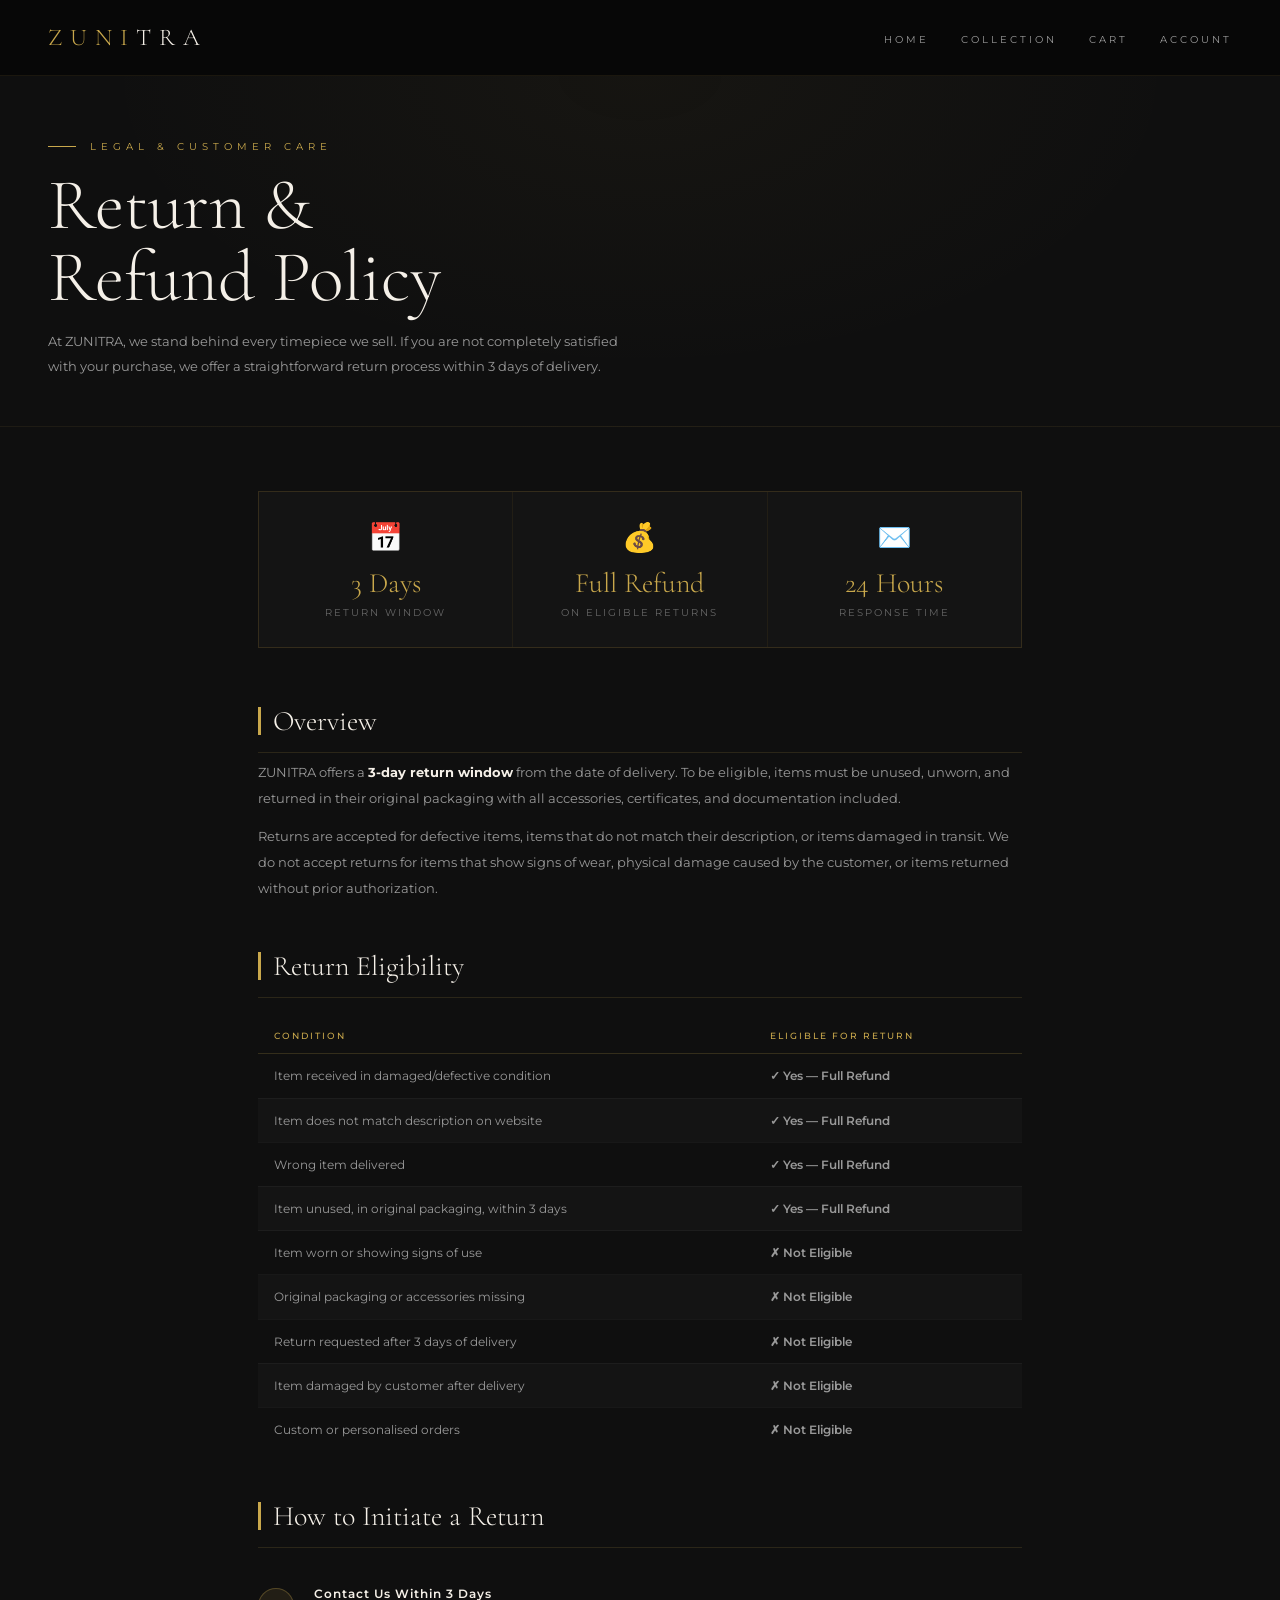
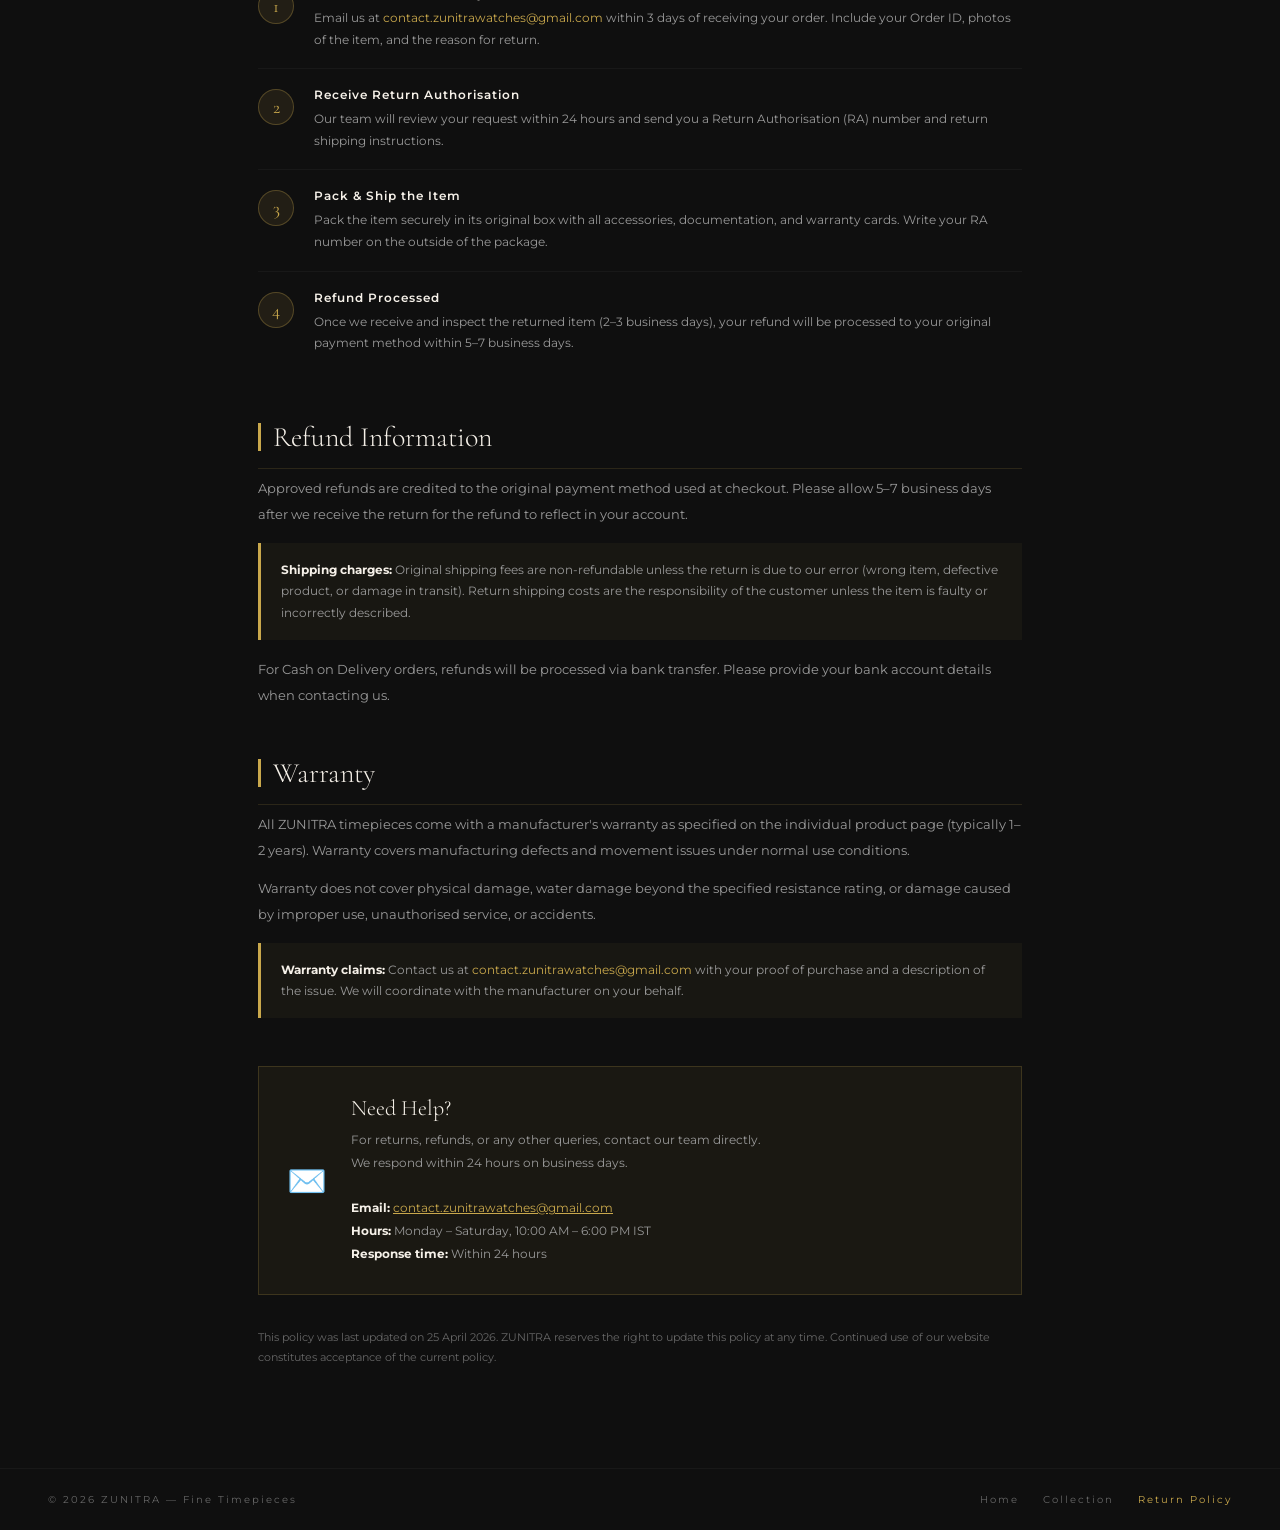
<file: return-policy.html>
<!DOCTYPE html>
<html lang="en">
<head>
<meta charset="UTF-8">
<meta name="viewport" content="width=device-width, initial-scale=1.0">
<title>Return Policy — ZUNITRA</title>
<meta name="description" content="ZUNITRA 3-Day Return Policy — Learn about our returns, exchanges, and warranty for luxury timepieces.">
<link href="https://fonts.googleapis.com/css2?family=Cormorant+Garamond:wght@300;400;500&family=Montserrat:wght@300;400;500;600&display=swap" rel="stylesheet">
<style>
:root{--gold:#C9A84C;--gold-light:#E8C96A;--black:#080808;--dark:#0F0F0F;--dark2:#141414;--dark3:#1A1A1A;--gray:#666;--gray-light:#999;--white:#F5F0E8;--green:#27AE60;--font-d:'Cormorant Garamond',serif;--font-b:'Montserrat',sans-serif;--nav-h:76px}
*,*::before,*::after{margin:0;padding:0;box-sizing:border-box}
body{font-family:var(--font-b);background:var(--dark);color:var(--white);min-height:100vh}
a{color:inherit;text-decoration:none}
::-webkit-scrollbar{width:3px}::-webkit-scrollbar-thumb{background:var(--gold)}

nav{position:fixed;top:0;left:0;right:0;height:var(--nav-h);z-index:200;display:flex;align-items:center;padding:0 48px;justify-content:space-between;background:rgba(8,8,8,.97);backdrop-filter:blur(20px);border-bottom:1px solid rgba(201,168,76,.1)}
.nav-logo{font-family:var(--font-d);font-size:24px;font-weight:300;letter-spacing:8px;color:var(--gold)}
.nav-logo span{color:var(--white)}
.nav-links{display:flex;gap:32px;list-style:none}
.nav-links a{font-size:10px;letter-spacing:3px;text-transform:uppercase;color:var(--gray-light);transition:color .3s}
.nav-links a:hover{color:var(--gold)}

.page{padding-top:var(--nav-h)}

/* Hero */
.hero{padding:64px 48px 48px;border-bottom:1px solid rgba(201,168,76,.08);background:radial-gradient(ellipse at 50% 0%,rgba(201,168,76,.04),transparent 60%)}
.eyebrow{font-size:10px;letter-spacing:5px;text-transform:uppercase;color:var(--gold);display:flex;align-items:center;gap:14px;margin-bottom:16px}
.eyebrow::before{content:'';width:28px;height:1px;background:var(--gold)}
.hero h1{font-family:var(--font-d);font-size:clamp(40px,6vw,72px);font-weight:300;line-height:1;margin-bottom:16px}
.hero p{font-size:13px;color:var(--gray-light);line-height:1.9;max-width:600px}

/* Content */
.content{max-width:860px;margin:0 auto;padding:64px 48px 100px}

/* Summary cards */
.summary-grid{display:grid;grid-template-columns:repeat(3,1fr);gap:1px;background:rgba(201,168,76,.1);border:1px solid rgba(201,168,76,.1);margin-bottom:56px}
.sum-card{background:var(--dark2);padding:28px 24px;text-align:center}
.sum-icon{font-size:28px;margin-bottom:12px;display:block}
.sum-val{font-family:var(--font-d);font-size:28px;font-weight:300;color:var(--gold);margin-bottom:6px}
.sum-lbl{font-size:10px;letter-spacing:2px;text-transform:uppercase;color:var(--gray)}

/* Section */
.section{margin-bottom:48px}
.section-title{font-family:var(--font-d);font-size:28px;font-weight:300;margin-bottom:6px;padding-bottom:14px;border-bottom:1px solid rgba(201,168,76,.15);display:flex;align-items:center;gap:12px}
.section-title::before{content:'';width:3px;height:28px;background:var(--gold);flex-shrink:0}
.section p{font-size:13px;color:var(--gray-light);line-height:2;margin-bottom:12px}
.section p:last-child{margin-bottom:0}

/* Steps */
.steps{display:flex;flex-direction:column;gap:0;margin:20px 0}
.step{display:flex;gap:20px;padding:18px 0;border-bottom:1px solid rgba(255,255,255,.04)}
.step:last-child{border:none}
.step-num{width:36px;height:36px;background:rgba(201,168,76,.1);border:1px solid rgba(201,168,76,.3);border-radius:50%;display:flex;align-items:center;justify-content:center;font-family:var(--font-d);font-size:18px;color:var(--gold);flex-shrink:0;margin-top:2px}
.step-body h4{font-size:12px;font-weight:600;letter-spacing:1px;margin-bottom:6px;color:var(--white)}
.step-body p{font-size:12px;color:var(--gray-light);line-height:1.8}

/* Eligibility table */
.table{width:100%;border-collapse:collapse;margin:20px 0}
.table th{font-size:9px;letter-spacing:2px;text-transform:uppercase;color:var(--gold);padding:12px 16px;border-bottom:1px solid rgba(201,168,76,.2);text-align:left;font-weight:500}
.table td{font-size:12px;color:var(--gray-light);padding:12px 16px;border-bottom:1px solid rgba(255,255,255,.04);line-height:1.6}
.table tr:last-child td{border:none}
.table tr:nth-child(even) td{background:rgba(255,255,255,.02)}
.tag-yes{color:var(--green);font-weight:600}
.tag-no{color:var(--red,#C0392B);font-weight:600}

/* Contact box */
.contact-box{background:rgba(201,168,76,.06);border:1px solid rgba(201,168,76,.2);padding:28px;margin-top:40px;display:flex;gap:24px;align-items:center;flex-wrap:wrap}
.contact-icon{font-size:32px;flex-shrink:0}
.contact-body h3{font-family:var(--font-d);font-size:22px;font-weight:300;margin-bottom:8px}
.contact-body p{font-size:12px;color:var(--gray-light);line-height:1.9}
.contact-body a{color:var(--gold);text-decoration:underline}

/* Notice */
.notice{background:rgba(201,168,76,.05);border-left:3px solid var(--gold);padding:16px 20px;margin:16px 0;font-size:12px;color:var(--gray-light);line-height:1.8}
.notice strong{color:var(--white)}

footer{border-top:1px solid rgba(255,255,255,.04);padding:24px 48px;display:flex;justify-content:space-between;font-size:10px;letter-spacing:2px;color:var(--gray);flex-wrap:wrap;gap:12px}

@media(max-width:768px){.hero,.content,footer{padding-left:24px;padding-right:24px}.summary-grid{grid-template-columns:1fr}.nav-links{display:none}nav{padding:0 24px}}
</style>
</head>
<body>

<nav>
  <a href="index.html" class="nav-logo">ZUNI<span>TRA</span></a>
  <ul class="nav-links">
    <li><a href="index.html">Home</a></li>
    <li><a href="shop.html">Collection</a></li>
    <li><a href="cart.html">Cart</a></li>
    <li><a href="account.html">Account</a></li>
  </ul>
</nav>

<div class="page">
  <div class="hero">
    <div class="eyebrow">Legal &amp; Customer Care</div>
    <h1>Return &amp;<br>Refund Policy</h1>
    <p>At ZUNITRA, we stand behind every timepiece we sell. If you are not completely satisfied with your purchase, we offer a straightforward return process within 3 days of delivery.</p>
  </div>

  <div class="content">

    <!-- Summary -->
    <div class="summary-grid">
      <div class="sum-card">
        <span class="sum-icon">📅</span>
        <div class="sum-val">3 Days</div>
        <div class="sum-lbl">Return Window</div>
      </div>
      <div class="sum-card">
        <span class="sum-icon">💰</span>
        <div class="sum-val">Full Refund</div>
        <div class="sum-lbl">On Eligible Returns</div>
      </div>
      <div class="sum-card">
        <span class="sum-icon">✉️</span>
        <div class="sum-val">24 Hours</div>
        <div class="sum-lbl">Response Time</div>
      </div>
    </div>

    <!-- Overview -->
    <div class="section">
      <div class="section-title">Overview</div>
      <p>ZUNITRA offers a <strong style="color:var(--white)">3-day return window</strong> from the date of delivery. To be eligible, items must be unused, unworn, and returned in their original packaging with all accessories, certificates, and documentation included.</p>
      <p>Returns are accepted for defective items, items that do not match their description, or items damaged in transit. We do not accept returns for items that show signs of wear, physical damage caused by the customer, or items returned without prior authorization.</p>
    </div>

    <!-- Eligibility -->
    <div class="section">
      <div class="section-title">Return Eligibility</div>
      <table class="table">
        <thead><tr><th>Condition</th><th>Eligible for Return</th></tr></thead>
        <tbody>
          <tr><td>Item received in damaged/defective condition</td><td class="tag-yes">✓ Yes — Full Refund</td></tr>
          <tr><td>Item does not match description on website</td><td class="tag-yes">✓ Yes — Full Refund</td></tr>
          <tr><td>Wrong item delivered</td><td class="tag-yes">✓ Yes — Full Refund</td></tr>
          <tr><td>Item unused, in original packaging, within 3 days</td><td class="tag-yes">✓ Yes — Full Refund</td></tr>
          <tr><td>Item worn or showing signs of use</td><td class="tag-no">✗ Not Eligible</td></tr>
          <tr><td>Original packaging or accessories missing</td><td class="tag-no">✗ Not Eligible</td></tr>
          <tr><td>Return requested after 3 days of delivery</td><td class="tag-no">✗ Not Eligible</td></tr>
          <tr><td>Item damaged by customer after delivery</td><td class="tag-no">✗ Not Eligible</td></tr>
          <tr><td>Custom or personalised orders</td><td class="tag-no">✗ Not Eligible</td></tr>
        </tbody>
      </table>
    </div>

    <!-- How to Return -->
    <div class="section">
      <div class="section-title">How to Initiate a Return</div>
      <div class="steps">
        <div class="step">
          <div class="step-num">1</div>
          <div class="step-body">
            <h4>Contact Us Within 3 Days</h4>
            <p>Email us at <a href="mailto:contact.zunitrawatches@gmail.com" style="color:var(--gold)">contact.zunitrawatches@gmail.com</a> within 3 days of receiving your order. Include your Order ID, photos of the item, and the reason for return.</p>
          </div>
        </div>
        <div class="step">
          <div class="step-num">2</div>
          <div class="step-body">
            <h4>Receive Return Authorisation</h4>
            <p>Our team will review your request within 24 hours and send you a Return Authorisation (RA) number and return shipping instructions.</p>
          </div>
        </div>
        <div class="step">
          <div class="step-num">3</div>
          <div class="step-body">
            <h4>Pack &amp; Ship the Item</h4>
            <p>Pack the item securely in its original box with all accessories, documentation, and warranty cards. Write your RA number on the outside of the package.</p>
          </div>
        </div>
        <div class="step">
          <div class="step-num">4</div>
          <div class="step-body">
            <h4>Refund Processed</h4>
            <p>Once we receive and inspect the returned item (2–3 business days), your refund will be processed to your original payment method within 5–7 business days.</p>
          </div>
        </div>
      </div>
    </div>

    <!-- Refund Info -->
    <div class="section">
      <div class="section-title">Refund Information</div>
      <p>Approved refunds are credited to the original payment method used at checkout. Please allow 5–7 business days after we receive the return for the refund to reflect in your account.</p>
      <div class="notice">
        <strong>Shipping charges:</strong> Original shipping fees are non-refundable unless the return is due to our error (wrong item, defective product, or damage in transit). Return shipping costs are the responsibility of the customer unless the item is faulty or incorrectly described.
      </div>
      <p>For Cash on Delivery orders, refunds will be processed via bank transfer. Please provide your bank account details when contacting us.</p>
    </div>

    <!-- Warranty -->
    <div class="section">
      <div class="section-title">Warranty</div>
      <p>All ZUNITRA timepieces come with a manufacturer's warranty as specified on the individual product page (typically 1–2 years). Warranty covers manufacturing defects and movement issues under normal use conditions.</p>
      <p>Warranty does not cover physical damage, water damage beyond the specified resistance rating, or damage caused by improper use, unauthorised service, or accidents.</p>
      <div class="notice">
        <strong>Warranty claims:</strong> Contact us at <a href="mailto:contact.zunitrawatches@gmail.com" style="color:var(--gold)">contact.zunitrawatches@gmail.com</a> with your proof of purchase and a description of the issue. We will coordinate with the manufacturer on your behalf.
      </div>
    </div>

    <!-- Contact -->
    <div class="contact-box">
      <div class="contact-icon">✉️</div>
      <div class="contact-body">
        <h3>Need Help?</h3>
        <p>For returns, refunds, or any other queries, contact our team directly.<br>
        We respond within 24 hours on business days.<br><br>
        <strong style="color:var(--white)">Email:</strong> <a href="mailto:contact.zunitrawatches@gmail.com">contact.zunitrawatches@gmail.com</a><br>
        <strong style="color:var(--white)">Hours:</strong> Monday – Saturday, 10:00 AM – 6:00 PM IST<br>
        <strong style="color:var(--white)">Response time:</strong> Within 24 hours</p>
      </div>
    </div>

    <p style="font-size:11px;color:var(--gray);margin-top:32px;line-height:1.9">
      This policy was last updated on 25 April 2026. ZUNITRA reserves the right to update this policy at any time. Continued use of our website constitutes acceptance of the current policy.
    </p>

  </div>
</div>

<footer>
  <span>© 2026 ZUNITRA — Fine Timepieces</span>
  <div style="display:flex;gap:24px">
    <a href="index.html" style="transition:color .3s" onmouseover="this.style.color='#C9A84C'" onmouseout="this.style.color=''">Home</a>
    <a href="shop.html" style="transition:color .3s" onmouseover="this.style.color='#C9A84C'" onmouseout="this.style.color=''">Collection</a>
    <a href="return-policy.html" style="color:#C9A84C">Return Policy</a>
  </div>
</footer>

</body>
</html>
</file>
